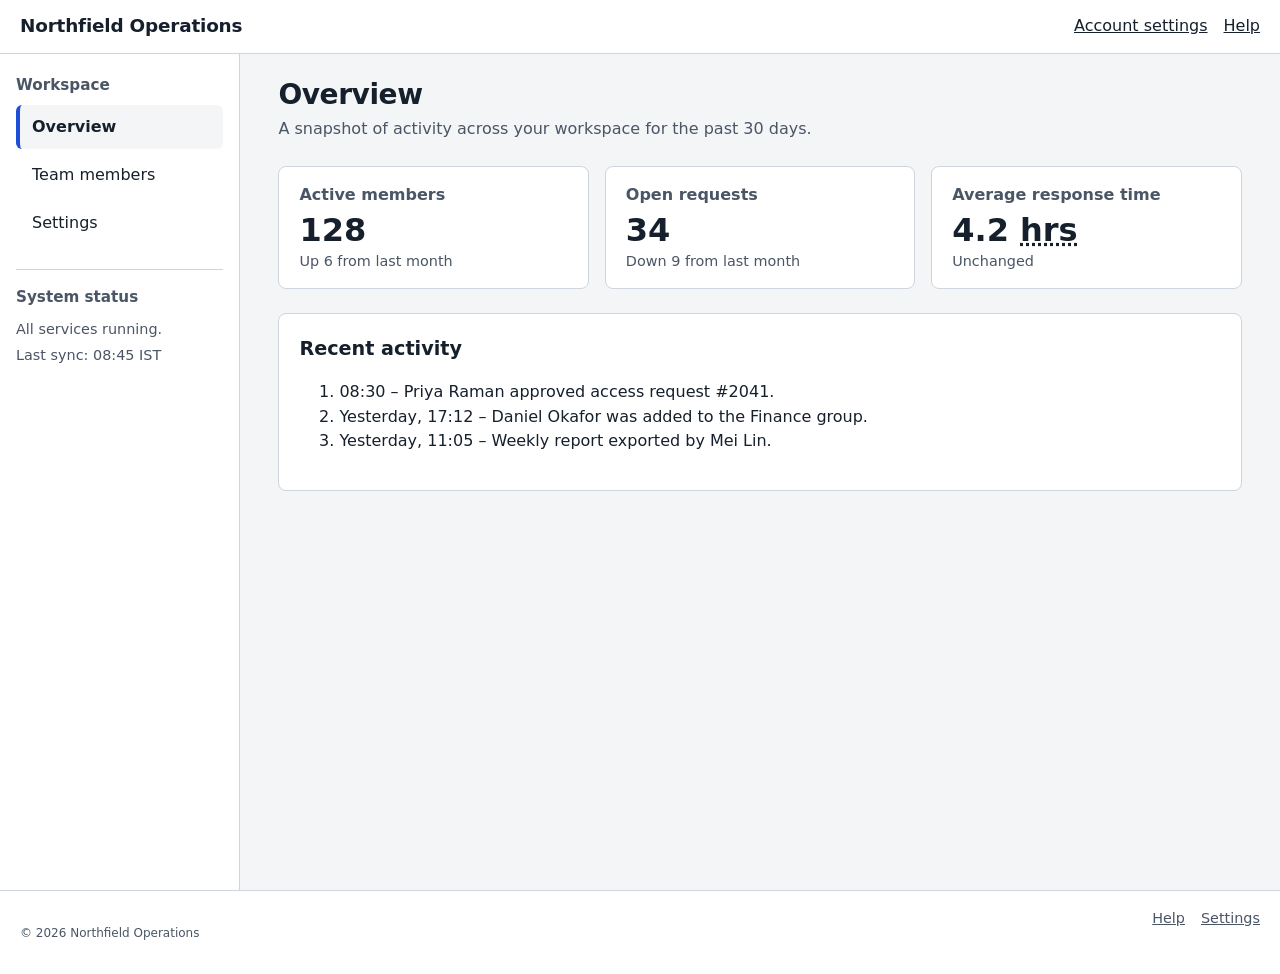
<file: index.html>
<!DOCTYPE html>
<html lang="en">
<head>
<meta charset="utf-8">
<meta name="viewport" content="width=device-width, initial-scale=1, viewport-fit=cover">
<meta name="color-scheme" content="light dark">
<title>Overview – Northfield Operations</title>
<link rel="stylesheet" href="css/styles.css">
</head>
<body>
<a class="skip" href="#main">Skip to main content</a>

<header class="site-header">
  <a class="brand" href="index.html">Northfield Operations</a>
  <nav class="utility" aria-label="Utility">
    <ul>
      <li><a href="settings.html">Account settings</a></li>
      <li><a href="help.html">Help</a></li>
    </ul>
  </nav>
</header>

<div class="shell">
  <aside class="sidebar" aria-labelledby="side-title">
    <h2 id="side-title">Workspace</h2>
    <nav class="side-nav" aria-label="Primary">
      <ul>
        <li><a href="index.html" aria-current="page">Overview</a></li>
        <li><a href="users.html">Team members</a></li>
        <li><a href="settings.html">Settings</a></li>
      </ul>
    </nav>
    <div class="status">
      <h2 id="sys-title">System status</h2>
      <p>All services running.</p>
      <p>Last sync: 08:45 IST</p>
    </div>
  </aside>

  <main id="main" tabindex="-1">

    <section id="view-overview" aria-labelledby="h-overview">
      <h1 id="h-overview" tabindex="-1">Overview</h1>
      <p class="lede">A snapshot of activity across your workspace for the past 30 days.</p>

      <h2 class="sr-only" id="kpi-title">Key metrics</h2>
      <div class="kpis" role="group" aria-labelledby="kpi-title">
        <article aria-labelledby="k1">
          <h3 id="k1">Active members</h3>
          <p class="figure">128</p>
          <p class="delta">Up 6 from last month</p>
        </article>
        <article aria-labelledby="k2">
          <h3 id="k2">Open requests</h3>
          <p class="figure">34</p>
          <p class="delta">Down 9 from last month</p>
        </article>
        <article aria-labelledby="k3">
          <h3 id="k3">Average response time</h3>
          <p class="figure"><span>4.2</span> <abbr title="hours">hrs</abbr></p>
          <p class="delta">Unchanged</p>
        </article>
      </div>

      <section class="panel" aria-labelledby="recent-title">
        <h2 id="recent-title">Recent activity</h2>
        <ol>
          <li><time datetime="2026-11-04T08:30">08:30</time> – Priya Raman approved access request #2041.</li>
          <li><time datetime="2026-11-03T17:12">Yesterday, 17:12</time> – Daniel Okafor was added to the Finance group.</li>
          <li><time datetime="2026-11-03T11:05">Yesterday, 11:05</time> – Weekly report exported by Mei Lin.</li>
        </ol>
      </section>
    </section>

  </main>
</div>

<footer class="site-footer">
  <p><small>© 2026 Northfield Operations</small></p>
  <nav aria-label="Footer">
    <ul>
      <li><a href="help.html">Help</a></li>
      <li><a href="settings.html">Settings</a></li>
    </ul>
  </nav>
</footer>

<script src="js/app.js"></script>
</body>
</html>
</file>
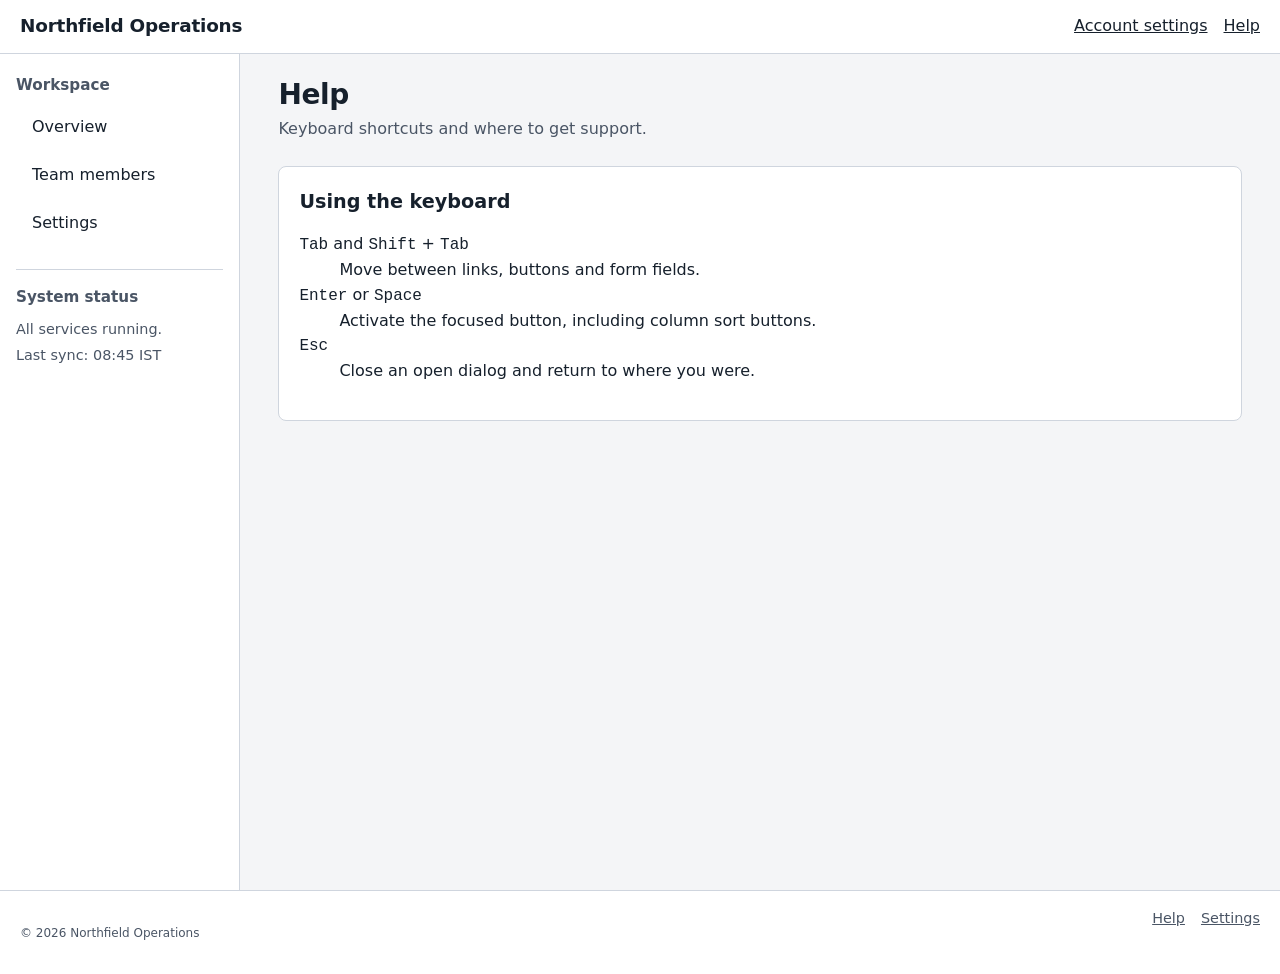
<file: help.html>
<!DOCTYPE html>
<html lang="en">
<head>
<meta charset="utf-8">
<meta name="viewport" content="width=device-width, initial-scale=1, viewport-fit=cover">
<meta name="color-scheme" content="light dark">
<title>Help – Northfield Operations</title>
<link rel="stylesheet" href="css/styles.css">
</head>
<body>
<a class="skip" href="#main">Skip to main content</a>

<header class="site-header">
  <a class="brand" href="index.html">Northfield Operations</a>
  <nav class="utility" aria-label="Utility">
    <ul>
      <li><a href="settings.html">Account settings</a></li>
      <li><a href="help.html">Help</a></li>
    </ul>
  </nav>
</header>

<div class="shell">
  <aside class="sidebar" aria-labelledby="side-title">
    <h2 id="side-title">Workspace</h2>
    <nav class="side-nav" aria-label="Primary">
      <ul>
        <li><a href="index.html">Overview</a></li>
        <li><a href="users.html">Team members</a></li>
        <li><a href="settings.html">Settings</a></li>
      </ul>
    </nav>
    <div class="status">
      <h2 id="sys-title">System status</h2>
      <p>All services running.</p>
      <p>Last sync: 08:45 IST</p>
    </div>
  </aside>

  <main id="main" tabindex="-1">

    <section id="view-help" aria-labelledby="h-help">
      <h1 id="h-help" tabindex="-1">Help</h1>
      <p class="lede">Keyboard shortcuts and where to get support.</p>
      <article class="panel" aria-labelledby="kb-title">
        <h2 id="kb-title">Using the keyboard</h2>
        <dl>
          <dt><kbd>Tab</kbd> and <kbd>Shift</kbd> + <kbd>Tab</kbd></dt>
          <dd>Move between links, buttons and form fields.</dd>
          <dt><kbd>Enter</kbd> or <kbd>Space</kbd></dt>
          <dd>Activate the focused button, including column sort buttons.</dd>
          <dt><kbd>Esc</kbd></dt>
          <dd>Close an open dialog and return to where you were.</dd>
        </dl>
      </article>
    </section>

  </main>
</div>

<footer class="site-footer">
  <p><small>© 2026 Northfield Operations</small></p>
  <nav aria-label="Footer">
    <ul>
      <li><a href="help.html">Help</a></li>
      <li><a href="settings.html">Settings</a></li>
    </ul>
  </nav>
</footer>

<script src="js/app.js"></script>
</body>
</html>
</file>
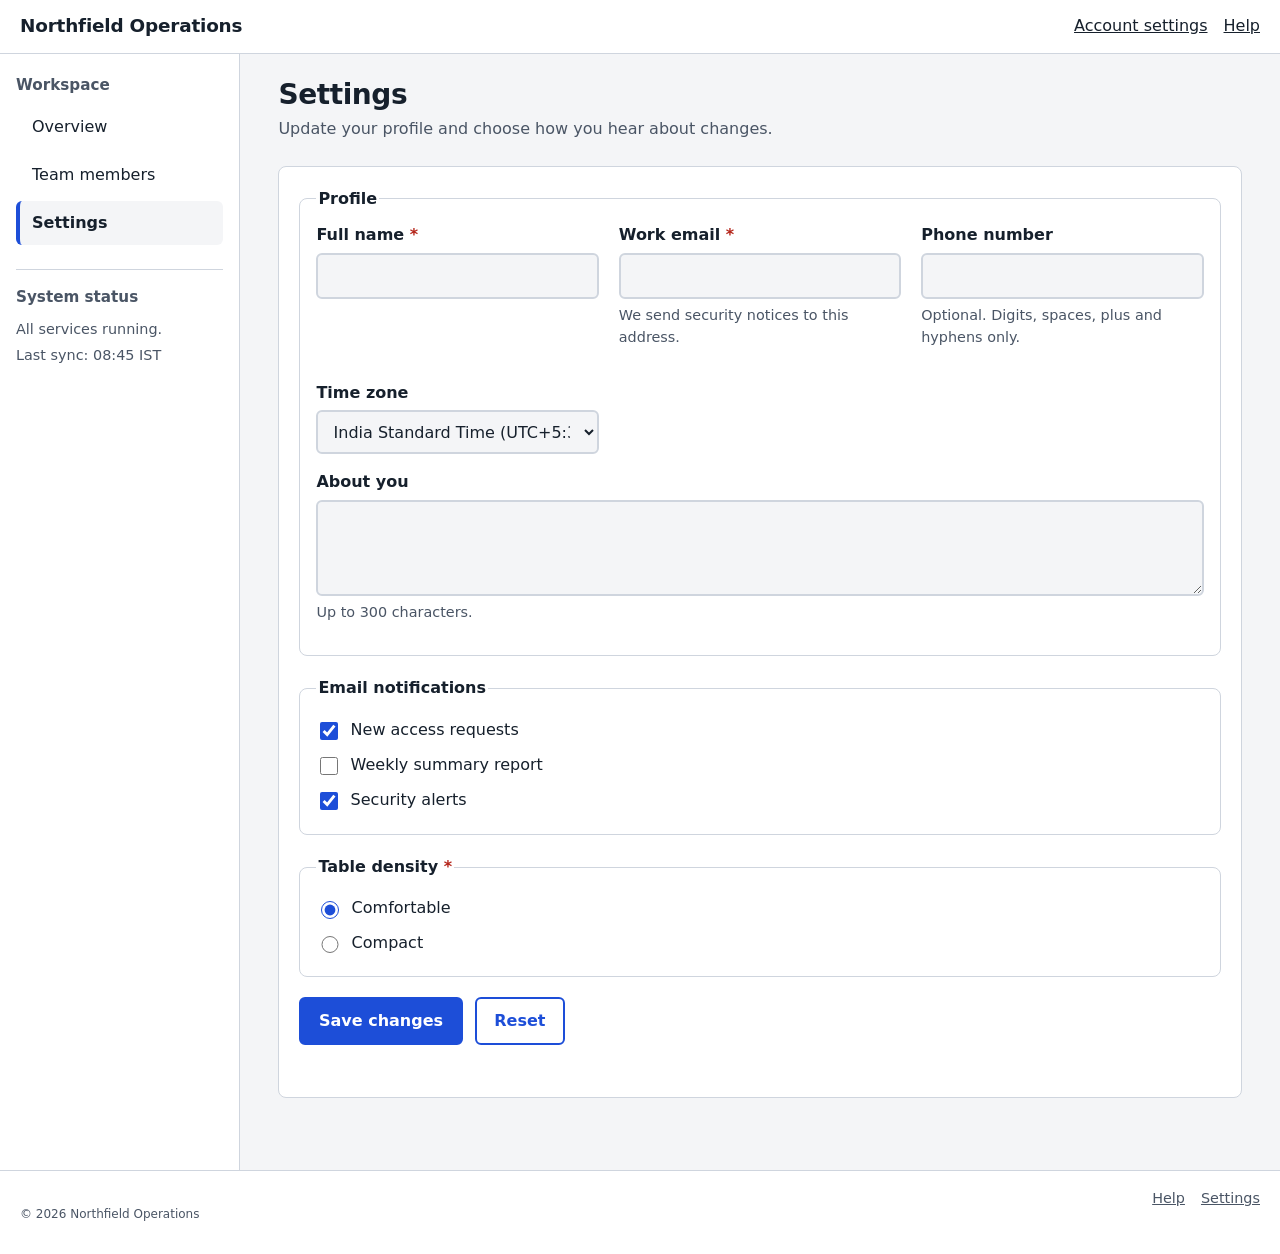
<file: settings.html>
<!DOCTYPE html>
<html lang="en">
<head>
<meta charset="utf-8">
<meta name="viewport" content="width=device-width, initial-scale=1, viewport-fit=cover">
<meta name="color-scheme" content="light dark">
<title>Settings – Northfield Operations</title>
<link rel="stylesheet" href="css/styles.css">
</head>
<body>
<a class="skip" href="#main">Skip to main content</a>

<header class="site-header">
  <a class="brand" href="index.html">Northfield Operations</a>
  <nav class="utility" aria-label="Utility">
    <ul>
      <li><a href="settings.html">Account settings</a></li>
      <li><a href="help.html">Help</a></li>
    </ul>
  </nav>
</header>

<div class="shell">
  <aside class="sidebar" aria-labelledby="side-title">
    <h2 id="side-title">Workspace</h2>
    <nav class="side-nav" aria-label="Primary">
      <ul>
        <li><a href="index.html">Overview</a></li>
        <li><a href="users.html">Team members</a></li>
        <li><a href="settings.html" aria-current="page">Settings</a></li>
      </ul>
    </nav>
    <div class="status">
      <h2 id="sys-title">System status</h2>
      <p>All services running.</p>
      <p>Last sync: 08:45 IST</p>
    </div>
  </aside>

  <main id="main" tabindex="-1">

    <section id="view-settings" aria-labelledby="h-settings">
      <h1 id="h-settings" tabindex="-1">Settings</h1>
      <p class="lede">Update your profile and choose how you hear about changes.</p>

      <form id="settings-form" class="panel" novalidate aria-labelledby="h-settings">
        <div class="summary" id="settings-summary" tabindex="-1" role="alert"></div>

        <fieldset>
          <legend>Profile</legend>
          <div class="row">
            <div class="field">
              <label for="s-name">Full name <span class="req" aria-hidden="true">*</span></label>
              <input id="s-name" name="name" type="text" required minlength="2" maxlength="80" autocomplete="name" aria-describedby="s-name-err" data-label="Full name">
              <p class="error" id="s-name-err"></p>
            </div>
            <div class="field">
              <label for="s-email">Work email <span class="req" aria-hidden="true">*</span></label>
              <input id="s-email" name="email" type="email" required autocomplete="email" aria-describedby="s-email-hint s-email-err" data-label="Work email">
              <p class="hint" id="s-email-hint">We send security notices to this address.</p>
              <p class="error" id="s-email-err"></p>
            </div>
            <div class="field">
              <label for="s-phone">Phone number</label>
              <input id="s-phone" name="phone" type="tel" inputmode="tel" autocomplete="tel" pattern="[0-9+ \-]{7,20}" aria-describedby="s-phone-hint s-phone-err" data-label="Phone number">
              <p class="hint" id="s-phone-hint">Optional. Digits, spaces, plus and hyphens only.</p>
              <p class="error" id="s-phone-err"></p>
            </div>
            <div class="field">
              <label for="s-tz">Time zone</label>
              <select id="s-tz" name="timezone" autocomplete="off">
                <option value="Asia/Kolkata" selected>India Standard Time (UTC+5:30)</option>
                <option value="Europe/London">London (UTC+0)</option>
                <option value="America/New_York">New York (UTC−5)</option>
              </select>
            </div>
          </div>
          <div class="field">
            <label for="s-bio">About you</label>
            <textarea id="s-bio" name="bio" maxlength="300" aria-describedby="s-bio-hint"></textarea>
            <p class="hint" id="s-bio-hint">Up to 300 characters.</p>
          </div>
        </fieldset>

        <fieldset>
          <legend>Email notifications</legend>
          <div class="opt"><input id="n-req" name="notify" type="checkbox" value="requests" checked><label for="n-req">New access requests</label></div>
          <div class="opt"><input id="n-rep" name="notify" type="checkbox" value="reports"><label for="n-rep">Weekly summary report</label></div>
          <div class="opt"><input id="n-sec" name="notify" type="checkbox" value="security" checked><label for="n-sec">Security alerts</label></div>
        </fieldset>

        <fieldset data-required-group aria-describedby="s-density-err">
          <legend>Table density <span class="req" aria-hidden="true">*</span></legend>
          <div class="opt"><input id="d-cmf" type="radio" name="density" value="comfortable" checked><label for="d-cmf">Comfortable</label></div>
          <div class="opt"><input id="d-cmp" type="radio" name="density" value="compact"><label for="d-cmp">Compact</label></div>
          <p class="error" id="s-density-err"></p>
        </fieldset>

        <div class="actions">
          <button type="submit" class="btn">Save changes</button>
          <button type="reset" class="btn secondary">Reset</button>
        </div>
        <p class="live" id="settings-live" role="status"></p>
      </form>
    </section>

  </main>
</div>

<footer class="site-footer">
  <p><small>© 2026 Northfield Operations</small></p>
  <nav aria-label="Footer">
    <ul>
      <li><a href="help.html">Help</a></li>
      <li><a href="settings.html">Settings</a></li>
    </ul>
  </nav>
</footer>

<script src="js/app.js"></script>
</body>
</html>
</file>
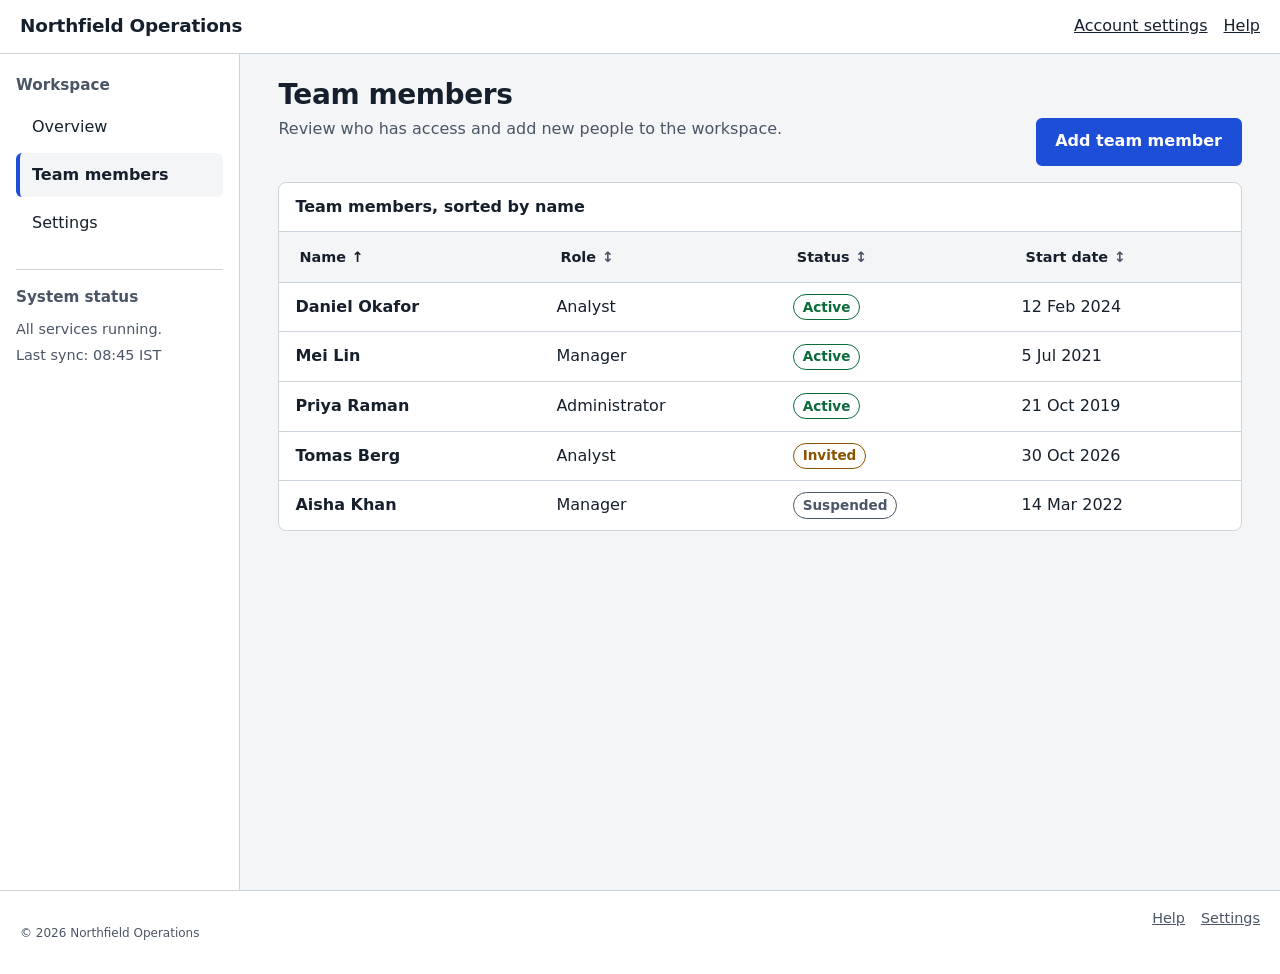
<file: users.html>
<!DOCTYPE html>
<html lang="en">
<head>
<meta charset="utf-8">
<meta name="viewport" content="width=device-width, initial-scale=1, viewport-fit=cover">
<meta name="color-scheme" content="light dark">
<title>Team members – Northfield Operations</title>
<link rel="stylesheet" href="css/styles.css">
</head>
<body>
<a class="skip" href="#main">Skip to main content</a>

<header class="site-header">
  <a class="brand" href="index.html">Northfield Operations</a>
  <nav class="utility" aria-label="Utility">
    <ul>
      <li><a href="settings.html">Account settings</a></li>
      <li><a href="help.html">Help</a></li>
    </ul>
  </nav>
</header>

<div class="shell">
  <aside class="sidebar" aria-labelledby="side-title">
    <h2 id="side-title">Workspace</h2>
    <nav class="side-nav" aria-label="Primary">
      <ul>
        <li><a href="index.html">Overview</a></li>
        <li><a href="users.html" aria-current="page">Team members</a></li>
        <li><a href="settings.html">Settings</a></li>
      </ul>
    </nav>
    <div class="status">
      <h2 id="sys-title">System status</h2>
      <p>All services running.</p>
      <p>Last sync: 08:45 IST</p>
    </div>
  </aside>

  <main id="main" tabindex="-1">

    <section id="view-users" aria-labelledby="h-users">
      <div class="toolbar">
        <div>
          <h1 id="h-users" tabindex="-1">Team members</h1>
          <p class="lede">Review who has access and add new people to the workspace.</p>
        </div>
        <button type="button" class="btn" id="open-add" aria-haspopup="dialog">Add team member</button>
      </div>

      <div class="scroll" role="region" aria-labelledby="tbl-cap" tabindex="0">
        <table id="users-table">
          <caption id="tbl-cap">Team members, sorted by name</caption>
          <thead>
            <tr>
              <th scope="col" aria-sort="ascending"><button type="button" class="sort" data-col="0">Name</button></th>
              <th scope="col" aria-sort="none"><button type="button" class="sort" data-col="1">Role</button></th>
              <th scope="col" aria-sort="none"><button type="button" class="sort" data-col="2">Status</button></th>
              <th scope="col" aria-sort="none"><button type="button" class="sort" data-col="3">Start date</button></th>
            </tr>
          </thead>
          <tbody>
            <tr><th scope="row">Daniel Okafor</th><td>Analyst</td><td><span class="badge ok">Active</span></td><td><time datetime="2024-02-12">12 Feb 2024</time></td></tr>
            <tr><th scope="row">Mei Lin</th><td>Manager</td><td><span class="badge ok">Active</span></td><td><time datetime="2021-07-05">5 Jul 2021</time></td></tr>
            <tr><th scope="row">Priya Raman</th><td>Administrator</td><td><span class="badge ok">Active</span></td><td><time datetime="2019-10-21">21 Oct 2019</time></td></tr>
            <tr><th scope="row">Tomas Berg</th><td>Analyst</td><td><span class="badge warn">Invited</span></td><td><time datetime="2026-10-30">30 Oct 2026</time></td></tr>
            <tr><th scope="row">Aisha Khan</th><td>Manager</td><td><span class="badge off">Suspended</span></td><td><time datetime="2022-03-14">14 Mar 2022</time></td></tr>
          </tbody>
        </table>
      </div>
      <p class="live" id="users-live" role="status"></p>
    </section>

  </main>
</div>

<footer class="site-footer">
  <p><small>© 2026 Northfield Operations</small></p>
  <nav aria-label="Footer">
    <ul>
      <li><a href="help.html">Help</a></li>
      <li><a href="settings.html">Settings</a></li>
    </ul>
  </nav>
</footer>

<dialog id="add-dialog" aria-labelledby="add-title" aria-describedby="add-desc">
  <form id="add-form" method="dialog" novalidate>
    <div class="dlg-head">
      <h2 id="add-title">Add team member</h2>
      <button type="button" class="btn secondary" id="close-add" aria-label="Close dialog">Close</button>
    </div>
    <div class="dlg-body">
      <p id="add-desc" class="hint">All fields marked with an asterisk are required.</p>
      <div class="summary" id="add-summary" tabindex="-1" role="alert"></div>
      <div class="field">
        <label for="a-name">Full name <span class="req" aria-hidden="true">*</span></label>
        <input id="a-name" name="name" type="text" required minlength="2" maxlength="80" autocomplete="off" aria-describedby="a-name-err" data-label="Full name">
        <p class="error" id="a-name-err"></p>
      </div>
      <div class="field">
        <label for="a-email">Work email <span class="req" aria-hidden="true">*</span></label>
        <input id="a-email" name="email" type="email" required autocomplete="off" aria-describedby="a-email-err" data-label="Work email">
        <p class="error" id="a-email-err"></p>
      </div>
      <div class="field">
        <label for="a-role">Role <span class="req" aria-hidden="true">*</span></label>
        <select id="a-role" name="role" required aria-describedby="a-role-err" data-label="Role">
          <option value="">Choose a role</option>
          <option>Analyst</option>
          <option>Manager</option>
          <option>Administrator</option>
        </select>
        <p class="error" id="a-role-err"></p>
      </div>
      <div class="field">
        <label for="a-date">Start date <span class="req" aria-hidden="true">*</span></label>
        <input id="a-date" name="start" type="date" required aria-describedby="a-date-err" data-label="Start date">
        <p class="error" id="a-date-err"></p>
      </div>
    </div>
    <div class="dlg-foot actions">
      <button type="submit" class="btn">Add team member</button>
      <button type="button" class="btn secondary" id="cancel-add">Cancel</button>
    </div>
  </form>
</dialog>

<script src="js/app.js"></script>
</body>
</html>
</file>
<file: css/styles.css>
:root{
  --bg:#f4f5f7;--surface:#fff;--ink:#16202c;--muted:#4a5565;--line:#cfd5de;
  --accent:#1d4ed8;--accent-ink:#fff;--danger:#b42318;--ok:#0b6b3a;--warn:#8a5300;
  --focus:#7a1fd1;
  box-sizing:border-box;
  padding-top:env(safe-area-inset-top,0px);
  padding-bottom:env(safe-area-inset-bottom,0px);
  color-scheme:light;
}
@media (prefers-color-scheme:dark){
  :root:not([data-theme="light"]){
    --bg:#10161d;--surface:#18212b;--ink:#e8edf3;--muted:#a9b4c2;--line:#2f3b49;
    --accent:#7aa2ff;--accent-ink:#0b1220;--danger:#ff8a80;--ok:#6fd49b;--warn:#f2b45a;--focus:#d2a8ff;
    color-scheme:dark;
  }
}
:root[data-theme="dark"]{
  --bg:#10161d;--surface:#18212b;--ink:#e8edf3;--muted:#a9b4c2;--line:#2f3b49;
  --accent:#7aa2ff;--accent-ink:#0b1220;--danger:#ff8a80;--ok:#6fd49b;--warn:#f2b45a;--focus:#d2a8ff;
  color-scheme:dark;
}
html{scroll-padding-top:env(safe-area-inset-top,0px)}
*,*::before,*::after{box-sizing:border-box}
body{margin:0;background:var(--bg);color:var(--ink);font:1rem/1.55 system-ui,-apple-system,"Segoe UI",Roboto,sans-serif}
body::before{content:"";position:fixed;inset:0 0 auto;height:env(safe-area-inset-top,0px);background:var(--surface);z-index:10}
:focus-visible{outline:3px solid var(--focus);outline-offset:2px}
.skip{position:absolute;left:.5rem;top:-4rem;background:var(--accent);color:var(--accent-ink);padding:.6rem 1rem;border-radius:.25rem;z-index:20}
.skip:focus{top:.5rem}
.sr-only{position:absolute;width:1px;height:1px;overflow:hidden;clip:rect(0 0 0 0);white-space:nowrap}

/* Header */
.site-header{position:sticky;top:env(safe-area-inset-top,0px);z-index:5;display:flex;flex-wrap:wrap;align-items:center;justify-content:space-between;gap:.5rem 1.5rem;padding:.75rem 1.25rem;background:var(--surface);border-bottom:1px solid var(--line)}
.brand{font-weight:700;font-size:1.15rem;letter-spacing:-.01em;color:var(--ink);text-decoration:none}
.utility ul{display:flex;gap:1rem;list-style:none;margin:0;padding:0}
.utility a{color:var(--ink)}

/* Shell */
.shell{display:grid;grid-template-columns:15rem minmax(0,1fr);min-height:calc(100vh - 4rem)}
.sidebar{background:var(--surface);border-right:1px solid var(--line);padding:1.25rem 1rem}
.sidebar h2{font-size:.95rem;margin:0 0 .5rem;color:var(--muted);font-weight:600}
.side-nav ul{list-style:none;margin:0;padding:0;display:grid;gap:.25rem}
.side-nav a{display:block;padding:.6rem .75rem;border-radius:.375rem;color:var(--ink);text-decoration:none;border-left:4px solid transparent}
.side-nav a:hover{background:var(--bg)}
.side-nav a[aria-current="page"]{background:var(--bg);border-left-color:var(--accent);font-weight:700}
.sidebar .status{margin-top:1.5rem;padding-top:1rem;border-top:1px solid var(--line);font-size:.9rem}
.sidebar .status p{margin:.25rem 0;color:var(--muted)}
main{padding:1.5rem clamp(1rem,3vw,2.5rem) 3rem;max-width:80rem;width:100%}
main:focus{outline:none}
h1{font-size:1.75rem;line-height:1.2;margin:0 0 .35rem;letter-spacing:-.015em}
h1:focus{outline:none}
h2{font-size:1.2rem;margin:0 0 .75rem}
h3{font-size:1rem;margin:0 0 .25rem;color:var(--muted);font-weight:600}
.lede{margin:0 0 1.5rem;color:var(--muted);max-width:60ch}
.panel{background:var(--surface);border:1px solid var(--line);border-radius:.5rem;padding:1.25rem;margin-bottom:1.5rem}
.kpis{display:grid;grid-template-columns:repeat(auto-fit,minmax(13rem,1fr));gap:1rem;margin-bottom:1.5rem}
.kpis article{background:var(--surface);border:1px solid var(--line);border-radius:.5rem;padding:1rem 1.25rem}
.kpis p{margin:0}
.kpis .figure{font-size:2rem;font-weight:700;line-height:1.2;font-variant-numeric:tabular-nums}
.kpis .delta{font-size:.9rem;color:var(--muted)}
.toolbar{display:flex;flex-wrap:wrap;gap:.75rem;justify-content:space-between;align-items:end;margin-bottom:1rem}

/* Table */
.scroll{overflow-x:auto;border:1px solid var(--line);border-radius:.5rem;background:var(--surface)}
table{border-collapse:collapse;width:100%;min-width:40rem}
caption{text-align:left;padding:.75rem 1rem;font-weight:600}
th,td{padding:.7rem 1rem;text-align:left;border-top:1px solid var(--line);vertical-align:middle}
thead th{background:var(--bg);font-size:.9rem;white-space:nowrap}
tbody th{font-weight:600}
.sort{all:unset;cursor:pointer;display:inline-flex;gap:.35rem;align-items:center;padding:.15rem .25rem;border-radius:.25rem;font-weight:700}
.sort:focus-visible{outline:3px solid var(--focus);outline-offset:2px}
.sort::after{content:"\2195";color:var(--muted)}
th[aria-sort="ascending"] .sort::after{content:"\2191";color:var(--ink)}
th[aria-sort="descending"] .sort::after{content:"\2193";color:var(--ink)}
.badge{display:inline-block;padding:.1rem .55rem;border:1px solid currentColor;border-radius:99rem;font-size:.85rem;font-weight:600}
.badge.ok{color:var(--ok)}.badge.warn{color:var(--warn)}.badge.off{color:var(--muted)}

/* Controls */
.btn{font:inherit;font-weight:600;padding:.6rem 1.1rem;border-radius:.375rem;border:2px solid var(--accent);background:var(--accent);color:var(--accent-ink);cursor:pointer;min-height:2.75rem}
.btn.secondary{background:transparent;color:var(--accent)}
.btn:hover{filter:brightness(1.08)}
form .row{display:grid;grid-template-columns:repeat(auto-fit,minmax(15rem,1fr));gap:1rem 1.25rem}
.field{display:flex;flex-direction:column;gap:.3rem;margin-bottom:1rem}
.field label,legend{font-weight:600}
.hint{font-size:.9rem;color:var(--muted);margin:0}
.req{color:var(--danger)}
input:not([type="radio"]):not([type="checkbox"]),select,textarea{font:inherit;color:var(--ink);background:var(--bg);border:2px solid var(--line);border-radius:.375rem;padding:.55rem .7rem;min-height:2.75rem;width:100%}
textarea{min-height:6rem;resize:vertical}
[aria-invalid="true"]{border-color:var(--danger)!important}
.error{color:var(--danger);font-size:.9rem;margin:0;min-height:0}
.error:empty{display:none}
fieldset{border:1px solid var(--line);border-radius:.5rem;padding:.75rem 1rem 1rem;margin:0 0 1.25rem;min-width:0}
fieldset .opt{display:flex;gap:.6rem;align-items:flex-start;padding:.3rem 0}
fieldset .opt input{margin-top:.3rem;width:1.1rem;height:1.1rem;accent-color:var(--accent)}
.summary{border:2px solid var(--danger);border-radius:.5rem;padding:.75rem 1rem;margin-bottom:1rem;background:var(--surface)}
.summary:empty{display:none}
.summary h3{color:var(--danger)}
.summary ul{margin:.25rem 0 0;padding-left:1.25rem}
.actions{display:flex;gap:.75rem;flex-wrap:wrap}
.live{min-height:1.5rem;font-weight:600;color:var(--ok);margin:.5rem 0 0}

/* Dialog */
dialog{border:1px solid var(--line);border-radius:.6rem;padding:0;background:var(--surface);color:var(--ink);width:min(34rem,calc(100vw - 2rem));max-height:calc(100vh - 2rem);overflow:auto}
dialog::backdrop{background:rgb(10 15 22 / .6)}
.dlg-head{display:flex;justify-content:space-between;align-items:center;padding:1rem 1.25rem;border-bottom:1px solid var(--line)}
.dlg-head h2{margin:0}
.dlg-body{padding:1.25rem}
.dlg-foot{padding:1rem 1.25rem;border-top:1px solid var(--line)}

.site-footer{border-top:1px solid var(--line);background:var(--surface);padding:1rem 1.25rem;display:flex;flex-wrap:wrap;gap:.5rem 1.5rem;justify-content:space-between;color:var(--muted);font-size:.9rem}
.site-footer ul{display:flex;gap:1rem;list-style:none;margin:0;padding:0}
.site-footer a{color:var(--muted)}

@media (max-width:48em){
  .shell{grid-template-columns:1fr}
  .sidebar{border-right:0;border-bottom:1px solid var(--line)}
  .side-nav ul{grid-auto-flow:column;grid-auto-columns:max-content;overflow-x:auto}
  .side-nav a{border-left:0;border-bottom:4px solid transparent}
  .side-nav a[aria-current="page"]{border-bottom-color:var(--accent)}
  .sidebar .status{display:none}
}
@media (prefers-reduced-motion:reduce){*{scroll-behavior:auto!important;transition:none!important}}
</file>
